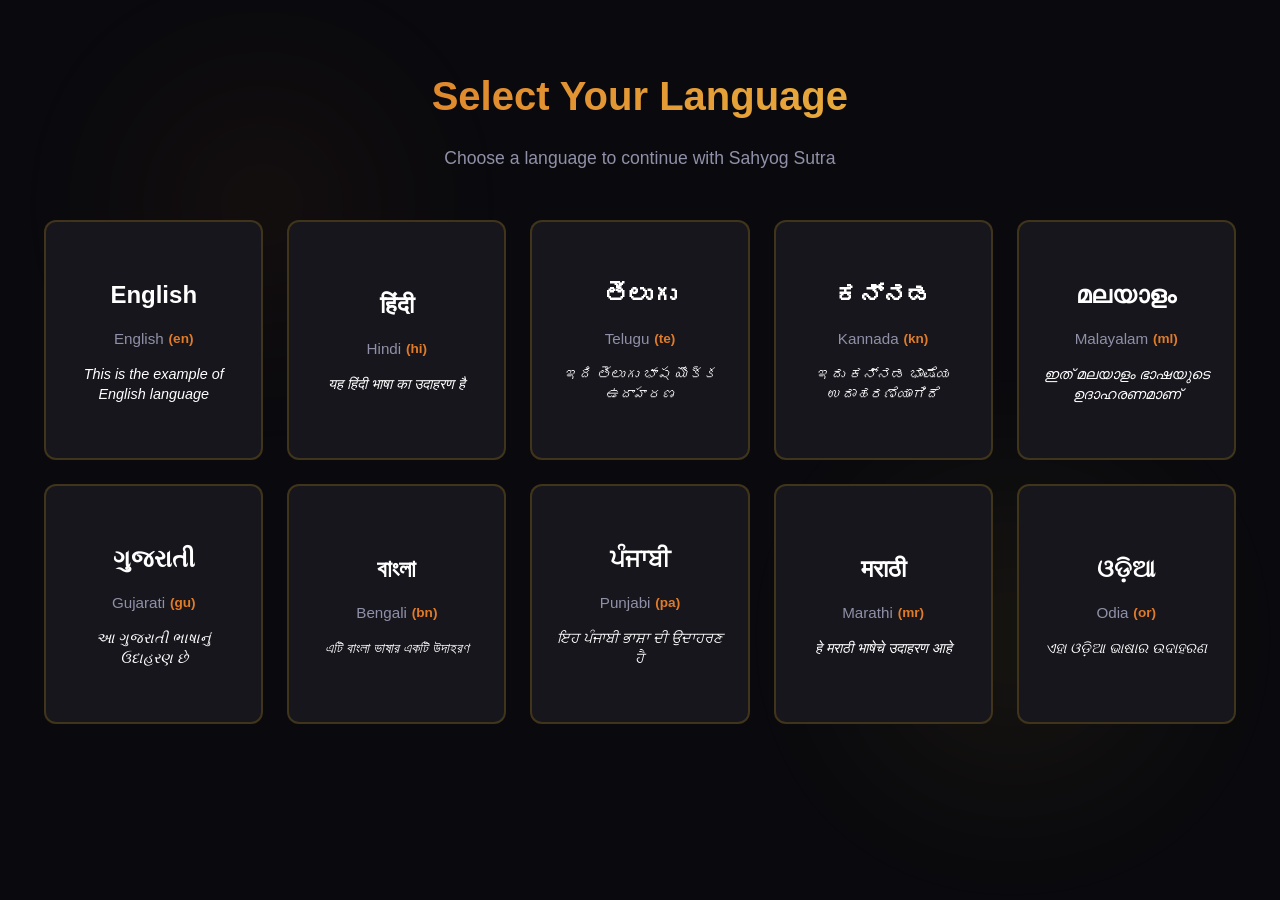
<file: templates/selectlanguage.html>
<!DOCTYPE html>
<html lang="en">
<head>
    <meta charset="UTF-8">
    <meta name="viewport" content="width=device-width, initial-scale=1.0">
    <title>Select Language - Sahyog Sutra</title>
    <link rel="stylesheet" href="/static/style.css">
    <script defer src="/static/motion.js"></script>
    <style>
        *, *::before, *::after { scrollbar-width: none !important; -ms-overflow-style: none !important; }
        *::-webkit-scrollbar, html::-webkit-scrollbar, body::-webkit-scrollbar { display: none !important; width: 0 !important; height: 0 !important; background: transparent !important; -webkit-appearance: none !important; }
        html, body { scrollbar-width: none !important; -ms-overflow-style: none !important; }
        .language-select-container { min-height: 100vh; display: flex; flex-direction: column; align-items: center; justify-content: flex-start; padding: 2rem; background: var(--bg-dark); }
        .language-select-wrapper { width: 100%; max-width: 98%; text-align: center; }
        .language-select-header { margin-bottom: 3rem; margin-top: 2rem; }
        .language-select-header h1 { font-size: 2.5rem; margin-bottom: 1rem; background: linear-gradient(90deg, #d76a1e, #f0c84b); -webkit-background-clip: text; -webkit-text-fill-color: transparent; background-clip: text; }
        .language-select-header p { font-size: 1.1rem; color: var(--text-muted); margin-bottom: 0; }
        .languages-grid { display: grid; grid-template-columns: repeat(5, 1fr); gap: 1.5rem; margin-bottom: 3rem; }
        .language-card { background: var(--bg-light); border: 2px solid var(--border-color); border-radius: var(--radius); padding: 2rem 1.5rem; cursor: pointer; transition: all 0.3s var(--ease); display: flex; flex-direction: column; align-items: center; justify-content: center; min-height: 240px; position: relative; }
        .language-card:hover { border-color: var(--primary-color); background: rgba(224, 123, 42, 0.08); transform: translateY(-4px); box-shadow: 0 12px 24px rgba(224, 123, 42, 0.15); }
        .language-card.selected { border-color: var(--primary-color); background: rgba(224, 123, 42, 0.12); box-shadow: 0 0 20px rgba(224, 123, 42, 0.3); transform: translateY(0); cursor: default; }
        .language-card.selected::after { content: ''; position: absolute; top: 12px; right: 15px; width: 26px; height: 26px; background-color: var(--primary-color); background-image: url("data:image/svg+xml,%3Csvg xmlns='http://www.w3.org/2000/svg' viewBox='0 0 24 24' fill='none' stroke='white' stroke-width='3' stroke-linecap='round' stroke-linejoin='round'%3E%3Cpolyline points='20 6 9 17 4 12'%3E%3C/polyline%3E%3C/svg%3E"); background-repeat: no-repeat; background-position: center; background-size: 15px 15px; border-radius: 50%; box-shadow: 0 2px 8px rgba(215, 106, 30, 0.4); }
        .language-native { font-size: 1.5rem; font-weight: 700; color: var(--text-color); margin-bottom: 0.8rem; }
        .language-code-english { display: flex; align-items: center; justify-content: center; gap: 0.3rem; margin-bottom: 0.8rem; flex-wrap: wrap; }
        .language-english { font-size: 0.95rem; color: var(--text-muted); }
        .language-code { font-size: 0.85rem; color: var(--primary-color); font-weight: 600; }
        .language-example { font-size: 0.9rem; color: var(--text-color); font-style: italic; line-height: 1.4; }

        .card-submit-btn { display: none; margin-top: 1.2rem; padding: 10px 0; width: 100%; background: var(--primary-color); color: white; border: none; border-radius: 8px; font-weight: 600; font-size: 0.95rem; cursor: pointer; transition: background 0.2s; }
        .card-submit-btn:hover { background: var(--primary-hover); }
        .language-card.selected .card-submit-btn { display: block; }

        @media (max-width: 768px) { .language-select-container { padding: 1rem; } .language-select-header { margin-bottom: 2rem; margin-top: 1rem; } .language-select-header h1 { font-size: 2rem; } .languages-grid { grid-template-columns: repeat(2, 1fr); gap: 1rem; } .language-card { padding: 1.5rem 1rem; min-height: 220px; } .language-native { font-size: 1.2rem; margin-bottom: 0.6rem; } .language-example { font-size: 0.85rem; } }
        @media (max-width: 480px) { .language-select-header h1 { font-size: 1.5rem; } .language-select-header p { font-size: 0.95rem; } .languages-grid { grid-template-columns: repeat(3, 1fr); gap: 0.8rem; } .language-card { padding: 1.2rem 0.8rem; min-height: 190px; } .language-native { font-size: 1rem; margin-bottom: 0.5rem; } .language-english { font-size: 0.85rem; } .language-example { font-size: 0.78rem; } .card-submit-btn { font-size: 0.85rem; padding: 8px 0; } }
    </style>
</head>
<body>
    <!-- Ambient Floating Spheres -->
    <div class="ambient-glow-bg" aria-hidden="true">
        <div class="ambient-sphere sphere-1"></div>
        <div class="ambient-sphere sphere-2"></div>
    </div>

    <div class="language-select-container">
        <div class="language-select-wrapper">
            <div class="language-select-header reveal">
                <h1>Select Your Language</h1>
                <p>Choose a language to continue with Sahyog Sutra</p>
            </div>

            <div class="languages-grid" id="languagesGrid">
                <div class="language-card" data-lang="en" data-name="English">
                    <div class="language-native">English</div>
                    <div class="language-code-english"><span class="language-english">English</span><span class="language-code">(en)</span></div>
                    <div class="language-example">This is the example of English language</div>
                    <button class="card-submit-btn">Select Language</button>
                </div>

                <div class="language-card" data-lang="hi" data-name="हिंदी">
                    <div class="language-native">हिंदी</div>
                    <div class="language-code-english"><span class="language-english">Hindi</span><span class="language-code">(hi)</span></div>
                    <div class="language-example">यह हिंदी भाषा का उदाहरण है</div>
                    <button class="card-submit-btn">Select Language</button>
                </div>

                <div class="language-card" data-lang="te" data-name="తెలుగు">
                    <div class="language-native">తెలుగు</div>
                    <div class="language-code-english"><span class="language-english">Telugu</span><span class="language-code">(te)</span></div>
                    <div class="language-example">ఇది తెలుగు భాష యొక్క ఉదాహరణ</div>
                    <button class="card-submit-btn">Select Language</button>
                </div>

                <div class="language-card" data-lang="kn" data-name="ಕನ್ನಡ">
                    <div class="language-native">ಕನ್ನಡ</div>
                    <div class="language-code-english"><span class="language-english">Kannada</span><span class="language-code">(kn)</span></div>
                    <div class="language-example">ಇದು ಕನ್ನಡ ಭಾಷೆಯ ಉದಾಹರಣೆಯಾಗಿದೆ</div>
                    <button class="card-submit-btn">Select Language</button>
                </div>

                <div class="language-card" data-lang="ml" data-name="മലയാളം">
                    <div class="language-native">മലയാളം</div>
                    <div class="language-code-english"><span class="language-english">Malayalam</span><span class="language-code">(ml)</span></div>
                    <div class="language-example">ഇത് മലയാളം ഭാഷയുടെ ഉദാഹരണമാണ്</div>
                    <button class="card-submit-btn">Select Language</button>
                </div>

                <div class="language-card" data-lang="gu" data-name="ગુજરાતી">
                    <div class="language-native">ગુજરાતી</div>
                    <div class="language-code-english"><span class="language-english">Gujarati</span><span class="language-code">(gu)</span></div>
                    <div class="language-example">આ ગુજરાતી ભાષાનું ઉદાહરણ છે</div>
                    <button class="card-submit-btn">Select Language</button>
                </div>

                <div class="language-card" data-lang="bn" data-name="বাংলা">
                    <div class="language-native">বাংলা</div>
                    <div class="language-code-english"><span class="language-english">Bengali</span><span class="language-code">(bn)</span></div>
                    <div class="language-example">এটি বাংলা ভাষার একটি উদাহরণ</div>
                    <button class="card-submit-btn">Select Language</button>
                </div>

                <div class="language-card" data-lang="pa" data-name="ਪੰਜਾਬੀ">
                    <div class="language-native">ਪੰਜਾਬੀ</div>
                    <div class="language-code-english"><span class="language-english">Punjabi</span><span class="language-code">(pa)</span></div>
                    <div class="language-example">ਇਹ ਪੰਜਾਬੀ ਭਾਸ਼ਾ ਦੀ ਉਦਾਹਰਣ ਹੈ</div>
                    <button class="card-submit-btn">Select Language</button>
                </div>

                <div class="language-card" data-lang="mr" data-name="मराठी">
                    <div class="language-native">मराठी</div>
                    <div class="language-code-english"><span class="language-english">Marathi</span><span class="language-code">(mr)</span></div>
                    <div class="language-example">हे मराठी भाषेचे उदाहरण आहे</div>
                    <button class="card-submit-btn">Select Language</button>
                </div>

                <div class="language-card" data-lang="or" data-name="ଓଡ଼ିଆ">
                    <div class="language-native">ଓଡ଼ିଆ</div>
                    <div class="language-code-english"><span class="language-english">Odia</span><span class="language-code">(or)</span></div>
                    <div class="language-example">ଏହା ଓଡ଼ିଆ ଭାଷାର ଉଦାହରଣ</div>
                    <button class="card-submit-btn">Select Language</button>
                </div>
            </div>
        </div>
    </div>

    <script>
        let selectedLanguage = null;

        const languageCards = document.querySelectorAll('.language-card');

        languageCards.forEach((card) => {
            card.addEventListener('click', function(e) {
                // Don't re-select if clicking the button inside the already-selected card
                if (e.target.classList.contains('card-submit-btn')) return;

                languageCards.forEach(c => c.classList.remove('selected'));
                this.classList.add('selected');
                selectedLanguage = this.dataset.lang;
            });

            // Handle the button click inside this card
            const btn = card.querySelector('.card-submit-btn');
            btn.addEventListener('click', async function(e) {
                e.stopPropagation();
                const lang = card.dataset.lang;
                if (!lang) return;

                const origText = btn.textContent;
                btn.textContent = 'Loading...';
                btn.disabled = true;
                btn.style.opacity = '0.75';
                btn.style.pointerEvents = 'none';

                try {
                    const response = await fetch(`/setlanguage/${lang}`, {
                        method: 'POST',
                        headers: { 'Content-Type': 'application/json' }
                    });

                    if (response.ok) {
                        try {
                            localStorage.setItem('language', lang);
                            localStorage.setItem('selectedLanguage', lang);
                        } catch (e) {}
                        window.location.href = '/';
                    } else {
                        btn.textContent = origText;
                        btn.disabled = false;
                        btn.style.opacity = '1';
                        btn.style.pointerEvents = '';
                        alert('Error selecting language. Please try again.');
                    }
                } catch (error) {
                    console.error('Error:', error);
                    btn.textContent = origText;
                    btn.disabled = false;
                    btn.style.opacity = '1';
                    btn.style.pointerEvents = '';
                    alert('An error occurred. Please try again.');
                }
            });
        });
    </script>
</body>
</html>
</file>
<file: static/style.css>
:root {
  --primary-color: #e07b2a;
  --primary-hover: #c4661a;
  --accent-gold: #d4a017;
  --accent-gold-light: #f5c842;
  --bg-dark: #0a0a0e;
  --bg-light: #16161c;
  --text-color: #ffffff;
  --text-muted: #9090a8;
  --border-color: rgba(212, 160, 23, 0.22);
  --success-color: #22c55e;
  --danger-color: #ef4444;
  --danger-hover: #dc2626;
  --radius: 12px;
  --max-width: 99%;
  --ease: cubic-bezier(.2, .9, .3, 1);
  --ai-gradient: linear-gradient(135deg, #e07b2a, #d4a017, #f5c842);
  /* Motion tokens */
  --motion-fast: 160ms;
  --motion-normal: 260ms;
  --motion-slow: 420ms;
  --motion-hero: 700ms;
  --ease-out-expo: cubic-bezier(0.16, 1, 0.3, 1);
  --ease-spring: cubic-bezier(0.34, 1.56, 0.64, 1);
  --ease-smooth: cubic-bezier(0.4, 0, 0.2, 1);
  --shadow-sm: 0 4px 12px rgba(0, 0, 0, 0.25);
  --shadow-md: 0 10px 28px rgba(0, 0, 0, 0.35);
  --shadow-lg: 0 20px 48px rgba(0, 0, 0, 0.45);
  --shadow-glow: 0 0 28px rgba(224, 123, 42, 0.32);
}
* {
  box-sizing: border-box;
  margin: 0;
  padding: 0;
  scrollbar-width: none !important;
  -ms-overflow-style: none !important;
}
*::-webkit-scrollbar,
html::-webkit-scrollbar,
body::-webkit-scrollbar {
  display: none !important;
  width: 0 !important;
  height: 0 !important;
  background: transparent !important;
  -webkit-appearance: none !important;
}
*::-webkit-scrollbar-thumb,
*::-webkit-scrollbar-track {
  display: none !important;
  background: transparent !important;
}

html {
  scroll-behavior: smooth;
  overflow-x: hidden;
  max-width: 100vw;
  scrollbar-width: none !important;
  -ms-overflow-style: none !important;
}
body {
  font-family: 'Inter', sans-serif;
  background: var(--bg-dark);
  color: var(--text-color);
  -webkit-font-smoothing: antialiased;
  -moz-osx-font-smoothing: grayscale;
  line-height: 1.6;
  overflow-x: hidden;
  max-width: 100vw;
  width: 100%;
  position: relative;
  scrollbar-width: none !important;
  -ms-overflow-style: none !important;
}
.navbar { position: fixed; top: 0; left: 0; right: 0; z-index: 1000; background: rgba(10, 10, 14, 0.92); backdrop-filter: blur(14px); -webkit-backdrop-filter: blur(14px); border-bottom: 1px solid var(--border-color); padding: 0 1rem; width: 100%; box-sizing: border-box; }
.nav-inner { display: flex; align-items: center; justify-content: space-between; max-width: var(--max-width); margin: 0 auto; min-height: 64px; gap: 0.5rem; }
.brand { display: flex; align-items: center; gap: 10px; font-weight: 700; font-size: 18px; color: var(--text-color); text-decoration: none; flex-shrink: 0; }
.logo { width: 38px; height: 38px; border-radius: 8px; background: linear-gradient(135deg, var(--primary-color), #60a5fa); display: flex; align-items: center; justify-content: center; font-weight: 800; color: #fff; box-shadow: 0 4px 12px rgba(59, 130, 246, 0.3); }
.brand-text { display: flex; flex-direction: column; justify-content: center; min-width: 0; }
.brand-text div:first-child { font-size: 15px; line-height: 1.25; background: linear-gradient(90deg, #f8ebb8, #d76a1e); -webkit-background-clip: text; -webkit-text-fill-color: transparent; background-clip: text; font-weight: 700; white-space: nowrap; }
.brand-text div:last-child { font-size: 11px; line-height: 1.2; color: var(--text-muted); font-weight: 500; white-space: nowrap; }
nav { display: flex; align-items: center; gap: .35rem; flex-wrap: wrap; }
.navlink { text-decoration: none; color: var(--text-muted); padding: 7px 10px; border-radius: 8px; transition: color .2s, background .2s; font-weight: 600; font-size: 0.9rem; white-space: nowrap; }
.navlink:hover { color: var(--text-color); background: rgba(255, 255, 255, 0.05); }
.navlink.active { color: var(--primary-color); background: rgba(215, 106, 30, 0.12); }
.cta { background: var(--primary-color); color: #fff; border: none; padding: 9px 14px; border-radius: 8px; font-weight: 700; cursor: pointer; transition: background .2s var(--ease), transform .2s var(--ease); margin-left: 0.5rem; font-size: 13.5px; white-space: nowrap; }
.cta:hover { background: var(--primary-hover); }
section { max-width: var(--max-width); margin: 0 auto; padding: 88px 1rem 40px; display: none; overflow-x: clip; box-sizing: border-box; width: 100%; }
section.active { display: block; }
h1, h2, h3, h4 { color: var(--text-color); margin-bottom: 1rem; word-break: break-word; overflow-wrap: break-word; }
p { color: var(--text-muted); margin-bottom: 1rem; word-break: break-word; overflow-wrap: break-word; }
.home-layout { display: flex; flex-direction: column; align-items: center; text-align: center; padding: 2rem 0; gap: 2rem; }
.home-hero { max-width: 800px; margin: 0 auto; }
.home-hero h1 { font-size: 3rem; line-height: 1.2; }
.home-hero h1 span.brand-highlight { background: linear-gradient(90deg, #d76a1e, #f0c84b); -webkit-background-clip: text; -webkit-text-fill-color: transparent; background-clip: text; }
.sutra-divider { display: flex; align-items: center; gap: 12px; margin: 1.5rem 0; opacity: 0.5; }
.sutra-divider::before, .sutra-divider::after { content: ''; flex: 1; height: 1px; background: linear-gradient(90deg, transparent, var(--accent-gold), transparent); }
.sutra-divider span { font-size: 0.7rem; letter-spacing: 3px; text-transform: uppercase; color: var(--accent-gold-light); white-space: nowrap; }
#ndhome { font-size: 1.2rem; font-style: italic; padding: 2rem; border-left: 3px solid var(--primary-color); background: var(--bg-light); border-radius: var(--radius); text-align: center; }
.account-container { display: flex; flex-direction: column; padding: 0; background: var(--bg-light); border-radius: var(--radius); width: 100%; max-width: 500px; margin: 0 auto; border: 1px solid var(--border-color); overflow: hidden; text-align: left; }
.profile-card-header { background: linear-gradient(135deg, rgba(215,106,30,0.18), rgba(240,200,75,0.06)); border-bottom: 1px solid var(--border-color); padding: 1.4rem 1.75rem; display: flex; align-items: center; gap: 1rem; text-align: left; }
.profile-avatar { width: 52px; height: 52px; border-radius: 50%; flex-shrink: 0; border: 2px solid var(--primary-color); object-fit: cover; }
.profile-card-header-text { display: flex; flex-direction: column; gap: 3px; min-width: 0; overflow: hidden; text-align: left; }
.profile-card-header-text h3 { font-size: 1.05rem; font-weight: 700; margin: 0; color: var(--text-color); }
.profile-card-header-text span { font-size: 0.8rem; color: var(--primary-color); font-weight: 600; }
.profile-card-body { padding: 1.25rem 1.75rem; display: flex; flex-direction: column; gap: 0.65rem; text-align: left; }
.profile-info-row { display: flex; align-items: flex-start; gap: 0.65rem; font-size: 0.875rem; min-width: 0; text-align: left; }
.profile-info-row .info-label { color: var(--text-muted); font-weight: 600; min-width: 60px; flex-shrink: 0; font-size: 0.8rem; text-transform: uppercase; letter-spacing: 0.04em; padding-top: 2px; text-align: left; }
.profile-info-row .info-value { color: var(--text-color); font-weight: 500; word-break: break-all; overflow-wrap: anywhere; min-width: 0; flex: 1; text-align: left; }
.profile-events-row { display: flex; align-items: center; justify-content: space-between; flex-wrap: wrap; gap: 0.6rem; background: rgba(215,106,30,0.07); border: 1px solid rgba(215,106,30,0.2); border-radius: 8px; padding: 0.75rem 1rem; margin-top: 0.1rem; }
.profile-events-row > span { font-size: 0.85rem; color: var(--text-muted); }
.profile-events-row > span strong { color: var(--text-color); }
.view-events-btn { padding: 7px 14px; font-size: 0.82rem; background: linear-gradient(135deg, var(--primary-color), #d97706); color: #ffffff !important; border: none; border-radius: 6px; cursor: pointer; font-weight: 700; transition: all 0.2s ease; white-space: nowrap; flex-shrink: 0; box-shadow: 0 2px 6px rgba(215, 106, 30, 0.3); }
.view-events-btn, .view-events-btn span { color: #ffffff !important; font-weight: 700; }
.view-events-btn:hover { background: linear-gradient(135deg, var(--primary-hover), #b45309); transform: translateY(-1px); box-shadow: 0 4px 10px rgba(215, 106, 30, 0.4); }
.profile-card-footer { padding: 1rem 1.75rem; border-top: 1px solid var(--border-color); display: flex; gap: 0.75rem; background: rgba(0,0,0,0.15); align-items: center; }
.profile-card-footer .submit-btn { flex: 1.3; padding: 11px 16px; font-size: 0.92rem; font-weight: 700; border-radius: 8px; margin: 0; display: inline-flex; align-items: center; justify-content: center; gap: 6px; }
.logout-btn { flex: 1; padding: 11px 16px; font-size: 0.92rem; font-weight: 700; border-radius: 8px; background: rgba(239, 68, 68, 0.12); color: #f87171; border: 1px solid rgba(239, 68, 68, 0.3); cursor: pointer; transition: all 0.2s ease; display: inline-flex; align-items: center; justify-content: center; gap: 6px; text-transform: uppercase; }
.logout-btn:hover { background: #ef4444; color: #ffffff; border-color: #ef4444; transform: translateY(-1px); box-shadow: 0 4px 14px rgba(239, 68, 68, 0.35); }
.logout-btn:hover svg, .logout-btn:hover .ss-icon { color: #ffffff !important; fill: #ffffff !important; }
.logout-btn svg, .logout-btn .ss-icon { width: 15px; height: 15px; display: block; flex-shrink: 0; color: inherit; fill: currentColor; }

.toggle-buttons { display: flex; gap: 1rem; background: var(--bg-dark); padding: 8px; border-radius: 8px; }
.account-container .toggle-buttons { margin: 1.5rem 1.5rem 0; }
.toggle-buttons button { padding: 10px 20px; cursor: pointer; border: none; border-radius: 6px; background: none; color: var(--text-muted); font-weight: 600; transition: .2s; }
.toggle-buttons button.active, .toggle-buttons button:hover { background: var(--primary-color); color: #fff; }

.auth-form { display: none; width: 100%; max-width: 100%; padding: 1.5rem; box-sizing: border-box; }
.auth-form.active { display: grid; grid-template-columns: 1fr; gap: 1.25rem; }
.form-group { position: relative; margin-bottom: 1rem; }
.auth-form .form-group { margin-bottom: 0; width: 100%; }

@media (min-width: 768px) {
    .auth-form.active { grid-template-columns: 1fr 1fr; }
    .auth-form .full-width, .auth-form .submit-btn, .auth-form .forget-link-container, .auth-form .back-btn-container, .auth-form h3 { grid-column: 1 / -1; }
    #forget-step-2[style*="display: block"] { display: grid !important; grid-template-columns: 1fr 1fr; gap: 1.25rem; grid-column: 1 / -1; }
    #forget-step-2 .full-width, #forget-step-2 .submit-btn { grid-column: 1 / -1; }
}

.form-group .toggle-password { position: absolute; right: 12px; top: 50%; transform: translateY(-50%); cursor: pointer; color: var(--text-muted); }
.otp-group { display: flex; gap: .5rem; align-items: center; }
.otp-group input { flex-grow: 1; }
.otp-btn { padding: 10px 15px; font-size: .9rem; flex-shrink: 0; background: var(--primary-color); color: #fff; border: none; border-radius: 8px; cursor: pointer; transition: background .2s, opacity .2s; }
.otp-btn:hover { background: var(--primary-hover); }
.otp-btn:disabled { background: var(--text-muted); opacity: .7; cursor: not-allowed; }
#contact input, #contact textarea { width: 100%; padding: 10px 12px; border: 1px solid #2d3748; border-radius: 6px; background: #1e293b; color: #f1f5f9; }
input::placeholder, textarea::placeholder, select::placeholder { color: #b0b8c9 !important; opacity: 1; }
#contactForm { max-width: 600px; margin: 0 auto; }
#contact input:focus, #contact textarea:focus { border-color: #3b82f6; outline: none; }
.campaign-header { display: flex; justify-content: space-between; align-items: center; flex-wrap: wrap; gap: 1rem; margin-bottom: 2rem; }
.campaign-grid { display: grid; grid-template-columns: repeat(auto-fit, minmax(min(100%, 320px), 1fr)); gap: 1.25rem; perspective: 1000px; width: 100%; box-sizing: border-box; }
.campaign-card { background: var(--bg-light); border-radius: var(--radius); padding: 1.25rem; border: 1px solid var(--border-color); transition: transform .2s, box-shadow .2s; position: relative; display: flex; flex-direction: column; min-width: 0; box-sizing: border-box; }
.campaign-card:hover { transform: translateY(-5px); box-shadow: 0 10px 20px rgba(0, 0, 0, 0.2); }
.campaign-card h4 { color: var(--text-color); font-size: 1.15rem; word-break: break-word; overflow-wrap: break-word; }
.campaign-card p { flex-grow: 1; font-size: .88rem; word-break: break-word; overflow-wrap: break-word; }
.read-more-btn { background: transparent; color: var(--primary-color); border: none; cursor: pointer; font-weight: 600; font-size: 0.88rem; padding: 0 4px; display: inline-block; margin-left: 5px; }
.read-more-btn:hover { text-decoration: underline; opacity: 0.8; }
.card-footer { margin-top: auto; padding-top: 0.85rem; border-top: 1px solid var(--border-color); display: flex; align-items: center; justify-content: space-between; flex-wrap: wrap; gap: 8px; }
.card-actions-left { display: flex; align-items: center; gap: 6px; flex-wrap: wrap; }
.like-group { display: flex; align-items: center; gap: 4px; }
.tool-group { display: flex; align-items: center; gap: 4px; }
.card-actions-right { display: flex; align-items: center; gap: 6px; flex-wrap: wrap; margin-left: auto; }
.campaign-tag { display: inline-flex; align-items: center; justify-content: center; gap: 4px; background: rgba(215, 106, 30, 0.12); color: var(--primary-color); padding: 5px 10px; border-radius: 14px; font-size: .78rem; font-weight: 700; text-transform: uppercase; cursor: pointer; border: 1px solid rgba(215, 106, 30, 0.25); white-space: nowrap; flex-shrink: 0; }
.campaign-tag:hover { background: rgba(215, 106, 30, 0.22); }
.campaign-id { color: var(--text-muted); font-size: .75rem; font-weight: bold; position: absolute; top: 1rem; right: 1rem; }
.delete-btn { background: rgba(239, 68, 68, 0.12); color: #f87171; border: 1px solid rgba(239, 68, 68, 0.28); padding: 5px 10px; min-width: 32px; height: 28px; border-radius: 14px; cursor: pointer; margin-top: 0; transition: all .2s ease; flex-shrink: 0; display: inline-flex; align-items: center; justify-content: center; box-sizing: border-box; }
.delete-btn:hover { background: #ef4444; color: #ffffff; border-color: #ef4444; transform: translateY(-1px); box-shadow: 0 4px 12px rgba(239, 68, 68, 0.35); }
.delete-btn svg, .delete-btn .ss-icon { width: 14px; height: 14px; display: block; flex-shrink: 0; color: inherit; stroke: currentColor !important; fill: none !important; stroke-width: 2px; transition: transform .2s ease; }
.delete-btn:hover svg, .delete-btn:hover .ss-icon { color: #ffffff !important; stroke: #ffffff !important; fill: none !important; transform: scale(1.1); }
main { width: 100%; max-width: 100vw; overflow-x: clip; box-sizing: border-box; position: relative; z-index: 1; }
.form-container { max-width: 100%; width: 100%; margin: 0 auto; background: var(--bg-light); padding: 1.25rem; border-radius: var(--radius); border: 1px solid var(--border-color); box-sizing: border-box; }
.form-container h1 { text-align: center; color: var(--text-color); }
.form-container p.intro { text-align: center; max-width: 600px; margin: 0 auto 2rem; }
.form-layout { display: grid; grid-template-columns: 2fr 1fr; gap: 2rem; width: 100%; box-sizing: border-box; }
.form input, .form select, .form textarea, .auth-form input { width: 100%; padding: 12px; border-radius: 8px; border: 1px solid var(--border-color); background: var(--bg-dark); color: var(--text-color); outline: none; transition: border-color .2s, box-shadow .2s; font-size: 1rem; }
.form input:focus, .form select:focus, .form textarea:focus, .auth-form input:focus { border-color: var(--primary-color); box-shadow: 0 0 0 3px rgba(215, 106, 30, 0.25); }
.form select option { background: var(--bg-dark); color: var(--text-color); }
.form-group label { display: block; margin-bottom: .5rem; font-weight: 600; font-size: .9rem; color: var(--text-muted); }
.form-buttons { display: flex; gap: 1rem; margin-top: 1.5rem; }
.submit-btn, .reset-btn { flex: 1; padding: 12px; font-size: 1rem; border: none; border-radius: 8px; cursor: pointer; font-weight: 700; transition: .2s; }
.submit-btn { background: var(--primary-color); color: #fff; }
.submit-btn:hover:not(:disabled) { background: var(--primary-hover); }
.submit-btn:disabled { background: var(--text-muted); opacity: .7; cursor: not-allowed; }
.reset-btn { background: var(--bg-light); border: 1px solid var(--border-color); color: var(--text-color); }
.reset-btn:hover { background: var(--bg-dark); }
.form-row label { margin-bottom: 0.3rem; }
.form-row-horizontal { display: flex; gap: 1rem; }
.form-row-horizontal .form-half { flex: 1 1 0; display: flex; flex-direction: column; }
.form-row input[type="date"], .form-row input[type="time"] { min-width: 120px; margin-bottom: 0.5rem; }
.form-sidebar { background: var(--bg-dark); padding: 1.5rem; border-radius: var(--radius); }
.campaign-category-wrapper { margin-bottom: 3rem; }
.view-all-btn { display: inline-block; margin-top: 1rem; margin-left: 0; }
#backToAllBtn { display: none; margin-bottom: 2rem; margin-left: 0; }
.campaign-card.hidden { display: none; }
.campaign-card.search-hidden { display: none; }
.controls-container { display: flex; gap: 1rem; margin-bottom: 1.5rem; flex-wrap: wrap; align-items: center; width: 100%; box-sizing: border-box; }
.search-wrapper, .sort-wrapper { display: flex; align-items: center; position: relative; max-width: 100%; box-sizing: border-box; }
.search-wrapper { flex: 1; min-width: 200px; }
.sort-wrapper { min-width: 180px; gap: 8px; }
.search-wrapper input { width: 100%; box-sizing: border-box; padding: 10px 16px 10px 42px; background-color: var(--bg-light); border: 1px solid var(--border-color); border-radius: 20px; color: var(--text-color); font-size: 0.95rem; transition: all 0.2s ease; }
.search-wrapper input:focus { outline: none; border-color: var(--primary-color); box-shadow: 0 0 0 3px rgba(215, 106, 30, 0.25); }
.search-wrapper::before { content: ''; position: absolute; left: 14px; width: 18px; height: 18px; background-image: url("data:image/svg+xml,%3Csvg xmlns='http://www.w3.org/2000/svg' width='18' height='18' viewBox='0 0 24 24' fill='none' stroke='%2394a3b8' stroke-width='2' stroke-linecap='round' stroke-linejoin='round'%3E%3Ccircle cx='11' cy='11' r='8'%3E%3C/circle%3E%3Cpath d='m21 21-4.35-4.35'%3E%3C/path%3E%3C/svg%3E"); background-size: contain; background-repeat: no-repeat; pointer-events: none; }
.sort-wrapper select { flex: 1; padding: 10px 38px 10px 16px; background-color: var(--bg-light); border: 1px solid var(--border-color); border-radius: 20px; color: var(--text-color); font-size: 0.95rem; transition: all 0.2s ease; -webkit-appearance: none; -moz-appearance: none; appearance: none; cursor: pointer; }
.sort-wrapper select:focus { outline: none; border-color: var(--primary-color); box-shadow: 0 0 0 3px rgba(215, 106, 30, 0.25); }
.sort-wrapper::before { content: ''; position: absolute; right: 60px; width: 16px; height: 16px; background-image: url("data:image/svg+xml,%3Csvg xmlns='http://www.w3.org/2000/svg' width='16' height='16' viewBox='0 0 24 24' fill='none' stroke='%2394a3b8' stroke-width='2.5' stroke-linecap='round' stroke-linejoin='round'%3E%3Cpolyline points='6 9 12 15 18 9'%3E%3C/polyline%3E%3C/svg%3E"); background-size: contain; background-repeat: no-repeat; pointer-events: none; z-index: 1; }
.sort-direction-btn { background: transparent; border: none; cursor: pointer; padding: 8px; display: flex; align-items: center; justify-content: center; transition: all 0.2s ease; height: 40px; width: 40px; min-width: 40px; border-radius: 6px; }
.sort-direction-btn:hover { background-color: rgba(255, 255, 255, 0.1); }
.sort-direction-btn svg { transition: transform 0.3s ease; display: block; width: 22px; height: 22px; }
.sort-direction-btn.descending svg { transform: rotate(180deg); }
.controls-container form { margin: 0; width: auto; flex: 1; }
.table-responsive { width: 100%; overflow-x: auto; background: var(--bg-light); border-radius: var(--radius); padding: 1rem; border: 1px solid var(--border-color); }
.pending-events-table { width: 100%; border-collapse: collapse; text-align: left; }
.pending-events-table th, .pending-events-table td { padding: 12px 15px; border-bottom: 1px solid var(--border-color); vertical-align: middle; }
.pending-events-table th { background-color: var(--bg-dark); font-weight: 700; text-transform: uppercase; font-size: .85rem; color: var(--text-muted); }
.pending-events-table tr:last-child td { border-bottom: none; }
.pending-events-table tr:hover { background-color: rgba(255, 255, 255, 0.03); }
.pending-events-table input, .pending-events-table textarea, .pending-events-table select { width: 100%; padding: 8px 10px; border-radius: 6px; border: 1px solid var(--border-color); background: var(--bg-dark); color: var(--text-color); font-size: 0.9rem; min-width: 130px; }
.actions-cell { display: flex; gap: 0.5rem; align-items: center; flex-direction: column; }
.action-btn { padding: 8px 12px; border: none; border-radius: 6px; cursor: pointer; font-weight: 600; font-size: 0.9rem; transition: background .2s; color: #fff; }
.approve-btn { background-color: var(--primary-color); }
.approve-btn:hover { background-color: var(--primary-hover); }
.decline-btn { background-color: var(--danger-color); }
.decline-btn:hover { background-color: var(--danger-hover); }
.language-dropdown { padding: 8px 0; }
.lang-option { padding: 12px 16px; cursor: pointer; color: var(--text-color); transition: background .2s; font-weight: 500; font-size: 0.95rem; }
.lang-option:hover { background: rgba(215, 106, 30, 0.12); color: var(--primary-color); }
.lang-option:first-child { border-radius: 8px 8px 0 0; }
.lang-option:last-child { border-radius: 0 0 8px 8px; }
.like-btn, .like-btn.ripple-host { background: transparent; border: none; cursor: pointer; padding: 4px; display: inline-flex; align-items: center; justify-content: center; transition: all 0.2s ease; border-radius: 6px; line-height: 1; flex-shrink: 0; overflow: visible !important; }
.like-btn svg { fill: none; stroke: #9ca3af; stroke-width: 2; transition: all 0.2s ease; width: 20px; height: 20px; min-width: 20px; min-height: 20px; display: block; flex-shrink: 0; overflow: visible !important; }
.like-btn:hover svg { stroke: #ef4444; transform: scale(1.18); }
.like-btn.liked svg { fill: #ef4444 !important; stroke: #ef4444 !important; }
.like-count { font-size: 0.9rem; font-weight: 600; color: var(--text-muted); min-width: 18px; text-align: center; line-height: 1; }
.like-count+.campaign-tag { margin-left: 12px; }
.share-btn { background: transparent; border: none; padding: 6px; display: flex; align-items: center; justify-content: center; transition: all 0.2s ease; border-radius: 6px; color: #9ca3af; cursor: pointer; text-decoration: none; }
.share-btn:hover { background-color: rgba(255, 255, 255, 0.1); transform: scale(1.15); color: #6b7280; }
.share-btn svg { display: block; width: 20px; height: 20px; }
.ai-gen-btn { background: var(--ai-gradient); color: white; border: none; padding: 8px 16px; border-radius: 20px; font-weight: 600; font-size: 0.85rem; cursor: pointer; display: inline-flex; align-items: center; gap: 6px; margin-bottom: 8px; transition: opacity 0.2s, transform 0.2s; box-shadow: 0 4px 12px rgba(99, 102, 241, 0.3); }
.ai-gen-btn:hover { opacity: 0.9; transform: translateY(-1px); }
.ai-gen-btn:disabled { opacity: 0.7; cursor: not-allowed; transform: none; }
.ai-options-container { display: none; grid-template-columns: repeat(4, 1fr); gap: 0.5rem; margin-bottom: 1.5rem; animation: fadeIn 0.3s ease; width: 100%; }
.ai-options-container.show { display: grid; }
.ai-option-card { border-radius: 8px; padding: 0.75rem; cursor: pointer; transition: all 0.2s ease; position: relative; overflow: hidden; border: 1px solid transparent; color: white; min-width: 0; word-wrap: break-word; overflow-wrap: break-word; font-size: 0.75rem; }
.ai-option-card:hover { transform: translateY(-3px); box-shadow: 0 4px 12px rgba(0, 0, 0, 0.3); }
.ai-card-desc1 { background: linear-gradient(135deg, #1e3a8a, #2563eb); border-color: #3b82f6; }
.ai-card-desc2 { background: linear-gradient(135deg, #064e3b, #059669); border-color: #10b981; }
.ai-card-desc3 { background: linear-gradient(135deg, #4c1d95, #7c3aed); border-color: #8b5cf6; }
.ai-card-desc4 { background: linear-gradient(135deg, #9a3412, #ea580c); border-color: #f97316; }
.ai-option-card h5 { font-size: 0.75rem; text-transform: uppercase; letter-spacing: 0.05em; margin-bottom: 0.5rem; color: rgba(255, 255, 255, 0.9); display: flex; justify-content: space-between; align-items: center; flex-wrap: wrap; }
.ai-option-card p { font-size: 0.8rem; color: rgba(255, 255, 255, 0.95); margin-bottom: 0; line-height: 1.4; display: -webkit-box; -webkit-line-clamp: 10; -webkit-box-orient: vertical; overflow: hidden; }
.ai-tag { font-size: 0.6rem; padding: 2px 4px; border-radius: 4px; background: rgba(0, 0, 0, 0.2); }
.chat-drawer { position: fixed; top: 0; right: -450px; width: 400px; height: 100%; height: 100dvh; background: var(--bg-light); box-shadow: -5px 0 35px rgba(0, 0, 0, 0.6); z-index: 2000; transition: right 0.4s cubic-bezier(0.16, 1, 0.3, 1); display: flex; flex-direction: column; border-left: 1px solid var(--border-color); }
.chat-drawer.open { right: 0; }
.chat-header { padding: 15px 20px; background: var(--bg-dark); border-bottom: 1px solid var(--border-color); display: flex; justify-content: space-between; align-items: center; }
.chat-header h3 { margin: 0; font-size: 1.1rem; color: var(--text-color); }
.close-chat { background: none; border: none; color: var(--text-muted); font-size: 1.8rem; line-height: 1; cursor: pointer; padding: 0 5px; transition: color 0.2s; }
.close-chat:hover { color: var(--text-color); }
.chat-iframe { flex: 1; width: 100%; border: none; background: var(--bg-dark); }
@media (max-width: 480px) { .chat-drawer { width: 100%; right: -100%; } }
@keyframes fadeIn { from { opacity: 0; transform: translateY(10px); } to { opacity: 1; transform: translateY(0); } }

@media (min-width: 1200px) {
  .home-layout { display: grid; grid-template-columns: 1fr 1fr; align-items: start; text-align: left; gap: 2.5rem; width: 100%; max-width: 1350px; margin: 0 auto; }
  .home-hero { text-align: center; grid-column: 1; grid-row: 1 / 3; width: 100%; }
  #how-it-works-section { margin: 0; grid-column: 2; grid-row: 1; width: 100%; }
  #how-it-works-section h2 { text-align: center; }
  .hiw-grid { grid-template-columns: 1fr; }
  #login-signup-section { grid-column: 2; grid-row: 2; margin-top: 1rem; width: 100%; }
  .account-section-wrapper { display: flex; justify-content: center; width: 100%; }
  .account-container { width: 100%; max-width: 100%; }
}

@media (max-width: 1199px) {
  .home-layout { display: flex; flex-direction: column; align-items: center; text-align: center; gap: 2.5rem; width: 100%; max-width: 100%; padding: 1rem 0; box-sizing: border-box; }
  .home-hero { width: 100%; max-width: 680px; margin: 0 auto; text-align: center; }
  #how-it-works-section { width: 100%; max-width: 900px; margin: 0 auto; }
  .hiw-grid { grid-template-columns: repeat(auto-fit, minmax(min(100%, 260px), 1fr)); }
  #login-signup-section { width: 100%; max-width: 480px; margin: 0 auto; }
  .account-container { width: 100%; max-width: 480px; }
}

@media (max-width: 1080px) {
  .brand-text div:last-child { display: block; font-size: 10.5px; }
  .navlink { padding: 6px 8px; font-size: 0.85rem; }
  .cta { padding: 8px 12px; font-size: 0.82rem; margin-left: 0.25rem; }
  .form-layout { grid-template-columns: 1fr; }
  nav { gap: 2px; }
}

@media (max-width: 860px) {
  .navbar { position: relative; }
  section { padding-top: 1.5rem; }
  .nav-inner { flex-wrap: wrap; height: auto; padding-top: 8px; padding-bottom: 8px; gap: 8px; }
  nav { display: flex; width: 100%; flex-wrap: wrap; justify-content: center; gap: 4px; margin-top: 4px; }
  .brand { margin: 0 auto; }
  .cta { margin-left: 0; width: auto; text-align: center; }
  .home-layout, .form-layout { grid-template-columns: 1fr; }
  .home-hero h1 { font-size: clamp(1.8rem, 5vw, 2.4rem); }
  .ai-options-container { grid-template-columns: 1fr 1fr; }
  .sort-wrapper::before { right: 14px; }
  .search-wrapper, .sort-wrapper { min-width: 0; }
}

#calendar { background: var(--bg-light); padding: 20px; border-radius: 12px; border: 1px solid var(--border-color); max-width: 1000px; margin: 20px auto; color: var(--text-color); }
.fc-theme-standard td, .fc-theme-standard th { border-color: var(--border-color); }
.fc .fc-toolbar-title { font-size: 1.5em; font-weight: 700; color: var(--text-color); }
.fc .fc-button-primary { background-color: var(--primary-color); border-color: var(--primary-color); }
.fc .fc-button-primary:hover { background-color: var(--primary-hover); border-color: var(--primary-hover); }
.fc-daygrid-day-number { color: var(--text-muted); text-decoration: none; }
.fc-col-header-cell-cushion { color: var(--text-color); text-decoration: none; }
.dashboard-grid { display: grid; grid-template-columns: repeat(auto-fit, minmax(250px, 1fr)); gap: 1.5rem; margin-top: 2rem; }
.dash-card { background: var(--bg-light); padding: 1.5rem; border-radius: var(--radius); border: 1px solid var(--border-color); }
.leaderboard-list { list-style: none; padding: 0; margin-top: 1rem; }
.leaderboard-item { display: flex; align-items: center; gap: 10px; padding: 8px 0; border-bottom: 1px solid var(--border-color); }
.leaderboard-rank { font-weight: bold; color: var(--primary-color); width: 25px; }
.leaderboard-avatar { width: 30px; height: 30px; border-radius: 50%; }
.forget-link-container { text-align: right; margin-bottom: 10px; }
.forget-link { font-size: 0.8rem; text-decoration: none !important; color: var(--text-muted); background: none; border: none; padding: 0; cursor: pointer; }
.forget-link:hover { color: var(--primary-color); text-decoration: underline !important; }
.back-btn-container { margin-top: 10px; width: 100%; text-align: center; }
.hiw-container { width: 100%; box-sizing: border-box; }
.hiw-grid { display: grid; grid-template-columns: repeat(auto-fit, minmax(min(100%, 250px), 1fr)); gap: 1.5rem; margin-top: 1.5rem; width: 100%; box-sizing: border-box; }
.hiw-card { background: var(--bg-light); border: 1px solid var(--border-color); padding: 1.5rem 1.25rem; border-radius: var(--radius); text-align: center; transition: transform 0.2s, box-shadow 0.2s; box-sizing: border-box; }
.hiw-card:hover { transform: translateY(-5px); box-shadow: 0 10px 20px rgba(0, 0, 0, 0.2); }
.hiw-icon { font-size: 1.5rem; margin-bottom: 0.75rem; display: flex; align-items: center; justify-content: center; height: 48px; }
.hiw-icon svg, .hiw-icon .ss-icon { width: 36px !important; height: 36px !important; max-width: 36px !important; max-height: 36px !important; }
.cta.secondary:hover { background: rgba(255, 255, 255, 0.05) !important; color: var(--text-color) !important; }

/* Modern Alert Toast Styles (One rule per line) */
#alertBar.alert-bar { position: fixed; top: 24px; left: 50%; transform: translate(-50%, -150%); z-index: 99999; width: 90%; max-width: 420px; background: #1e1e24; color: #fff; border-radius: 12px; padding: 16px; box-shadow: 0 10px 30px rgba(0, 0, 0, 0.5), 0 0 0 1px rgba(255, 255, 255, 0.1); opacity: 0; transition: transform 0.4s cubic-bezier(0.34, 1.56, 0.64, 1), opacity 0.4s ease; pointer-events: none; border-left: 5px solid #3b82f6; }
#alertBar.alert-bar.show { transform: translate(-50%, 0); opacity: 1; pointer-events: all; }
#alertBar.alert-bar.success { border-left-color: #22c55e; background: linear-gradient(90deg, rgba(34,197,94,0.15) 0%, #1e1e24 25%); }
#alertBar.alert-bar.error { border-left-color: #ef4444; background: linear-gradient(90deg, rgba(239,68,68,0.15) 0%, #1e1e24 25%); }
#alertBar.alert-bar.info { border-left-color: #3b82f6; background: linear-gradient(90deg, rgba(59,130,246,0.15) 0%, #1e1e24 25%); }
#alertBar.alert-bar.warning { border-left-color: #f59e0b; background: linear-gradient(90deg, rgba(245,158,11,0.15) 0%, #1e1e24 25%); }
.alert-content { display: flex; flex-direction: column; width: 100%; gap: 10px; }
.alert-text-wrapper { display: flex; align-items: center; justify-content: space-between; gap: 12px; width: 100%; }
.alert-text { font-size: 0.95rem; line-height: 1.5; font-weight: 500; flex: 1; text-align: left; }
.alert-close { background: transparent; border: none; color: #9ca3af; cursor: pointer; padding: 4px 8px; border-radius: 6px; transition: background 0.2s, color 0.2s; font-size: 1.1rem; flex-shrink: 0; display: flex; align-items: center; justify-content: center; }
.alert-close:hover { background: rgba(255, 255, 255, 0.1); color: #fff; }
.alert-buttons { display: flex; gap: 10px; margin-top: 4px; }
.alert-action-btn { background: rgba(255, 255, 255, 0.05); border: 1px solid rgba(255, 255, 255, 0.15); color: #fff; padding: 8px 16px; border-radius: 8px; cursor: pointer; font-size: 0.85rem; transition: background 0.2s, border-color 0.2s; font-weight: 600; }
.alert-action-btn:hover { background: rgba(255, 255, 255, 0.15); border-color: rgba(255, 255, 255, 0.3); }

/* ==========================================================================
   SAHYOG SUTRA PREMIUM MOTION & 3D DESIGN SYSTEM
   ========================================================================== */

/* 1. Tactile Press & Ripple (Mobile & Desktop) */
button, .cta, .submit-btn, .reset-btn, .action-btn, .filter-btn, .lang-option, .share-btn, .like-btn, .view-events-btn, .pressable, .campaign-tag {
  touch-action: manipulation;
  -webkit-tap-highlight-color: transparent;
  transition: transform var(--motion-fast) var(--ease-out-expo), background var(--motion-normal), box-shadow var(--motion-normal), border-color var(--motion-normal);
}
button:active:not(:disabled), .cta:active, .submit-btn:active:not(:disabled), .action-btn:active, .filter-btn:active, .pressable:active {
  transform: scale(0.965) translateY(1px) !important;
}
.ripple-host {
  position: relative;
  overflow: hidden;
}
.ripple-wave {
  position: absolute;
  border-radius: 50%;
  background: radial-gradient(circle, rgba(255, 255, 255, 0.45) 0%, rgba(255, 255, 255, 0) 75%);
  transform: scale(0);
  animation: rippleAnim 0.45s cubic-bezier(0.1, 0.8, 0.3, 1) forwards;
  pointer-events: none;
}
@keyframes rippleAnim {
  to { transform: scale(3.5); opacity: 0; }
}

/* 2. Scroll Reveals & Stagger */
.reveal {
  opacity: 0;
  transform: translateY(22px) scale(0.98);
  transition: opacity var(--motion-slow) var(--ease-out-expo), transform var(--motion-slow) var(--ease-out-expo);
  will-change: transform, opacity;
}
.reveal.is-revealed {
  opacity: 1;
  transform: translateY(0) scale(1);
}
.stagger-1 { transition-delay: 50ms; }
.stagger-2 { transition-delay: 100ms; }
.stagger-3 { transition-delay: 150ms; }
.stagger-4 { transition-delay: 200ms; }

/* 3. 3D Card Depth & Perspective */
.perspective-container {
  perspective: 1200px;
}
.campaign-card {
  transform-style: preserve-3d;
  transition: transform var(--motion-normal) var(--ease-out-expo), box-shadow var(--motion-normal) var(--ease-out-expo), border-color var(--motion-normal);
  will-change: transform, box-shadow;
  border: 1px solid var(--border-color);
  background: linear-gradient(180deg, rgba(22, 22, 28, 0.95) 0%, rgba(14, 14, 20, 0.98) 100%);
  border-radius: var(--radius);
}
@media (hover: hover) and (pointer: fine) {
  .campaign-card:hover {
    border-color: rgba(224, 123, 42, 0.45);
    box-shadow: 0 18px 40px -10px rgba(0, 0, 0, 0.65), 0 0 24px rgba(224, 123, 42, 0.14);
  }
  .campaign-card:hover .campaign-tag {
    transform: translateZ(12px);
  }
  .campaign-card:hover .card-title-text {
    transform: translateZ(8px);
    color: #fff;
  }
}
@media (hover: none) or (pointer: coarse) {
  .campaign-card:active {
    transform: scale(0.98) translateY(2px);
    box-shadow: 0 4px 14px rgba(0, 0, 0, 0.45);
  }
}

/* 4. Ambient Drifting Background (Pure CSS, GPU-composited, Full Screen) */
.ambient-glow-bg {
  position: fixed;
  top: 0;
  left: 0;
  width: 100%;
  height: 100%;
  pointer-events: none;
  z-index: 0;
  overflow: hidden;
  contain: strict;
}
.ambient-sphere {
  position: absolute;
  border-radius: 50%;
  filter: blur(90px);
  opacity: 0.12;
  will-change: transform;
  pointer-events: none;
}
.sphere-1 {
  top: 5%;
  left: 8%;
  width: 320px;
  height: 320px;
  background: radial-gradient(circle, #e07b2a 0%, transparent 70%);
  animation: driftSphere1 22s ease-in-out infinite alternate;
}
.sphere-2 {
  bottom: 8%;
  right: 6%;
  width: 380px;
  height: 380px;
  background: radial-gradient(circle, #f5c842 0%, transparent 70%);
  animation: driftSphere2 26s ease-in-out infinite alternate;
}
@keyframes driftSphere1 {
  0% { transform: translate(0, 0) scale(1); }
  50% { transform: translate(45px, 35px) scale(1.1); }
  100% { transform: translate(-25px, 55px) scale(0.95); }
}
@keyframes driftSphere2 {
  0% { transform: translate(0, 0) scale(1); }
  50% { transform: translate(-55px, -45px) scale(1.08); }
  100% { transform: translate(35px, -25px) scale(0.92); }
}

/* Full-Screen Moving Perspective Ground Grid */
.ambient-grid-perspective {
  position: absolute;
  bottom: -25%;
  left: 50%;
  width: 200vw;
  height: 80vh;
  margin-left: -100vw;
  background-image: 
    linear-gradient(to right, rgba(215, 106, 30, 0.08) 1px, transparent 1px),
    linear-gradient(to bottom, rgba(215, 106, 30, 0.08) 1px, transparent 1px);
  background-size: 44px 44px;
  transform: perspective(500px) rotateX(72deg) translateZ(-30px);
  transform-origin: center bottom;
  pointer-events: none;
  mask-image: radial-gradient(ellipse 70% 55% at 50% 100%, rgba(0, 0, 0, 0.85) 0%, transparent 75%);
  -webkit-mask-image: radial-gradient(ellipse 70% 55% at 50% 100%, rgba(0, 0, 0, 0.85) 0%, transparent 75%);
  animation: gridShiftFull 26s linear infinite;
  opacity: 0.65;
  z-index: 1;
}
@keyframes gridShiftFull {
  0%   { background-position: 0 0; }
  100% { background-position: 44px 44px; }
}

/* Full-Screen Ambient Sweeping Light Beam */
.ambient-light-beam {
  position: absolute;
  top: -25%;
  left: -20%;
  width: 140vw;
  height: 150vh;
  background: 
    radial-gradient(ellipse 65% 50% at 50% 35%, rgba(245, 200, 66, 0.09) 0%, rgba(215, 106, 30, 0.04) 40%, transparent 70%),
    radial-gradient(circle at 80% 75%, rgba(215, 106, 30, 0.05) 0%, transparent 50%);
  pointer-events: none;
  transform: rotate(-12deg);
  animation: beamSweepFull 22s ease-in-out infinite alternate;
  z-index: 2;
}
@keyframes beamSweepFull {
  0%   { transform: rotate(-14deg) scale(0.96) translateY(-20px); opacity: 0.6; }
  50%  { opacity: 0.95; }
  100% { transform: rotate(14deg) scale(1.04) translateY(20px); opacity: 0.7; }
}

/* Full-Screen Floating Ambient Particles Field */
.ambient-particles-field {
  position: absolute;
  inset: 0;
  width: 100%;
  height: 100%;
  pointer-events: none;
  overflow: hidden;
  z-index: 3;
}

.ambient-particle {
  position: absolute;
  border-radius: 50%;
  background: radial-gradient(circle, #ffffff 0%, #f5c842 50%, #e07b2a 100%);
  filter: blur(0.4px);
  box-shadow: 0 0 6px rgba(245, 200, 66, 0.75), 0 0 12px rgba(224, 123, 42, 0.45);
  pointer-events: none;
  will-change: transform, opacity;
}

.ambient-particle.float-a {
  animation: particleFloatA 11s ease-in-out infinite alternate;
}
.ambient-particle.float-b {
  animation: particleFloatB 13s ease-in-out infinite alternate;
}
.ambient-particle.float-c {
  animation: particleFloatC 9s ease-in-out infinite alternate;
}

@keyframes particleFloatA {
  0% {
    transform: translate3d(0, 0, 0) scale(0.85);
    opacity: 0.2;
  }
  50% {
    transform: translate3d(18px, -45px, 0) scale(1.25);
    opacity: 0.9;
  }
  100% {
    transform: translate3d(-14px, -90px, 0) scale(0.7);
    opacity: 0.15;
  }
}

@keyframes particleFloatB {
  0% {
    transform: translate3d(0, 0, 0) scale(0.9);
    opacity: 0.15;
  }
  50% {
    transform: translate3d(-22px, -50px, 0) scale(1.3);
    opacity: 0.85;
  }
  100% {
    transform: translate3d(16px, -100px, 0) scale(0.75);
    opacity: 0.2;
  }
}

@keyframes particleFloatC {
  0% {
    transform: translate3d(0, 0, 0) scale(1);
    opacity: 0.25;
  }
  50% {
    transform: translate3d(24px, -30px, 0) scale(1.35);
    opacity: 0.95;
  }
  100% {
    transform: translate3d(-18px, -65px, 0) scale(0.8);
    opacity: 0.2;
  }
}

/* 5. 3D Hero Focal Card */
.hero-3d-wrapper {
  perspective: 1000px;
  margin: 1.5rem auto;
  max-width: 480px;
  width: 100%;
}
.hero-3d-card {
  position: relative;
  border-radius: 16px;
  padding: 1.75rem 2rem;
  background: linear-gradient(135deg, rgba(255, 255, 255, 0.07) 0%, rgba(215, 106, 30, 0.12) 50%, rgba(245, 200, 66, 0.05) 100%);
  border: 1px solid rgba(245, 200, 66, 0.35);
  backdrop-filter: blur(14px);
  -webkit-backdrop-filter: blur(14px);
  box-shadow: 0 16px 40px rgba(0, 0, 0, 0.5), 0 0 35px rgba(215, 106, 30, 0.18);
  transform-style: preserve-3d;
  transition: transform var(--motion-normal) var(--ease-out-expo), box-shadow var(--motion-normal);
  will-change: transform;
}
.hero-3d-floating {
  animation: heroFloat 6s ease-in-out infinite alternate;
}
@keyframes heroFloat {
  0% { transform: translateY(0) rotateX(0deg) rotateY(0deg); }
  100% { transform: translateY(-8px) rotateX(3deg) rotateY(-3deg); }
}

/* 6. Satisfying Like Button Bounce & Particles */
.like-btn svg {
  transition: transform var(--motion-fast) var(--ease-spring), stroke var(--motion-fast);
  transform-origin: center;
}
.like-btn.animating svg {
  animation: heartPulse 0.4s var(--ease-spring) forwards;
}
@keyframes heartPulse {
  0% { transform: scale(1); }
  35% { transform: scale(0.72); }
  65% { transform: scale(1.32); }
  100% { transform: scale(1); }
}
.like-particle {
  position: absolute;
  width: 5px;
  height: 5px;
  border-radius: 50%;
  background: #ef4444;
  pointer-events: none;
  animation: particleBurst 0.45s cubic-bezier(0.12, 0.8, 0.3, 1) forwards;
}
@keyframes particleBurst {
  0% { opacity: 1; transform: translate(0, 0) scale(1); }
  100% { opacity: 0; transform: translate(var(--tx), var(--ty)) scale(0); }
}

/* 7. Input Localized Shake & Ring */
@keyframes fieldShake {
  0%, 100% { transform: translateX(0); }
  20%, 60% { transform: translateX(-6px); }
  40%, 80% { transform: translateX(6px); }
}
.input-error-shake {
  animation: fieldShake 0.35s var(--ease-out-expo);
  border-color: var(--danger-color) !important;
}

/* 8. AI Button Shimmer & Text Reveal */
@keyframes aiSparkle {
  0%, 100% { transform: scale(1) rotate(0deg); filter: brightness(1); }
  50% { transform: scale(1.06) rotate(3deg); filter: brightness(1.2); }
}
.ai-gen-btn.generating, .ai-btn-fancy.generating {
  animation: aiSparkle 1.4s infinite ease-in-out;
  cursor: wait;
}

/* 9. Leaderboard Top 3 Polish */
.leaderboard-item:nth-child(1) .leaderboard-rank {
  color: #f59e0b;
  text-shadow: 0 0 10px rgba(245, 158, 11, 0.5);
}
.leaderboard-item:nth-child(2) .leaderboard-rank {
  color: #94a3b8;
  text-shadow: 0 0 10px rgba(148, 163, 184, 0.4);
}
.leaderboard-item:nth-child(3) .leaderboard-rank {
  color: #d97706;
  text-shadow: 0 0 10px rgba(217, 119, 6, 0.4);
}

/* 10. Desktop Navbar Sliding Active Indicator */
.nav-indicator-bar {
  position: relative;
}
.navlink {
  position: relative;
  transition: color var(--motion-fast), background var(--motion-fast);
}

/* 11. Modal Scale & Fade */
.modal-anim-overlay {
  animation: modalFadeIn 0.24s var(--ease-out-expo) forwards;
}
.modal-anim-box {
  animation: modalPopIn 0.28s var(--ease-out-expo) forwards;
}
@keyframes modalFadeIn {
  from { opacity: 0; }
  to { opacity: 1; }
}
@keyframes modalPopIn {
  from { opacity: 0; transform: scale(0.95) translateY(12px); }
  to { opacity: 1; transform: scale(1) translateY(0); }
}

/* 12. Accessibility - Reduced Motion */
@media (prefers-reduced-motion: reduce) {
  *, *::before, *::after {
    animation-duration: 0.001s !important;
    animation-iteration-count: 1 !important;
    transition-duration: 0.001s !important;
    scroll-behavior: auto !important;
  }
  .reveal { opacity: 1 !important; transform: none !important; }
  .hero-3d-floating, .ambient-sphere { animation: none !important; }
  .campaign-card { transform: none !important; }
}

/* ==========================================================================
   13. ACCESSIBLE SVG ICON SYSTEM
   ========================================================================== */
svg.ss-icon,
.ss-icon {
  display: inline-block !important;
  width: 1.15em !important;
  height: 1.15em !important;
  max-width: 1.15em !important;
  max-height: 1.15em !important;
  stroke-width: 0;
  stroke: currentColor;
  fill: currentColor;
  vertical-align: -0.15em !important;
  pointer-events: none;
  flex-shrink: 0 !important;
  transition: transform var(--motion-fast), stroke var(--motion-fast), fill var(--motion-fast);
  box-sizing: content-box !important;
}
svg.ss-icon-inline,
.ss-icon-inline { margin-right: 0.38em; }

svg.ss-icon-sm,
.ss-icon-sm { width: 0.9em !important; height: 0.9em !important; max-width: 0.9em !important; max-height: 0.9em !important; }

svg.ss-icon-md,
.ss-icon-md { width: 1.25em !important; height: 1.25em !important; max-width: 1.25em !important; max-height: 1.25em !important; }

svg.ss-icon-lg,
.ss-icon-lg { width: 1.5em !important; height: 1.5em !important; max-width: 1.5em !important; max-height: 1.5em !important; }

svg.ss-icon-xl,
.ss-icon-xl { width: 2em !important; height: 2em !important; max-width: 2em !important; max-height: 2em !important; }

.ss-icon-gold { color: #f59e0b; }
.ss-icon-silver { color: #94a3b8; }
.ss-icon-bronze { color: #d97706; }

/* Micro-interaction Button Icons */
.btn-has-icon {
  display: inline-flex;
  align-items: center;
  justify-content: center;
  gap: 0.45rem;
}
.btn-has-icon:hover .ss-icon-launch,
.btn-has-icon:active .ss-icon-launch {
  transform: translate(3px, -2px) scale(1.05);
}
.btn-has-icon:hover .ss-icon-spin,
.btn-has-icon:active .ss-icon-spin {
  transform: rotate(45deg);
}
.btn-has-icon:hover .ss-icon-arrow,
.btn-has-icon:active .ss-icon-arrow {
  transform: translateX(3px);
}

/* ==========================================================================
   14. CONTINUOUS VISIBLE 3D HERO COMPOSITION & AMBIENT DEPTH
   ========================================================================== */
.hero-stage-container {
  position: relative;
  width: 100%;
  max-width: 480px;
  margin: 1.5rem auto 1.25rem auto;
  perspective: 1000px;
  overflow: visible; /* Let 3D orbiting satellites rotate freely */
  border-radius: 20px;
  padding: 2.2rem 1rem 1.8rem 1rem;
  box-sizing: border-box;
}

/* Moving Perspective Ground Grid */
.hero-grid-perspective {
  position: absolute;
  top: 50%;
  left: 50%;
  width: 180%;
  height: 180%;
  margin-left: -90%;
  margin-top: -45%;
  background-image: 
    linear-gradient(to right, rgba(215, 106, 30, 0.08) 1px, transparent 1px),
    linear-gradient(to bottom, rgba(215, 106, 30, 0.08) 1px, transparent 1px);
  background-size: 36px 36px;
  transform: perspective(500px) rotateX(72deg) translateZ(-60px);
  transform-origin: center center;
  pointer-events: none;
  z-index: 1;
  mask-image: radial-gradient(ellipse at center, rgba(0,0,0,0.85) 0%, transparent 65%);
  -webkit-mask-image: radial-gradient(ellipse at center, rgba(0,0,0,0.85) 0%, transparent 65%);
  animation: gridShift 24s linear infinite;
}
@keyframes gridShift {
  0% { background-position: 0 0; }
  100% { background-position: 36px 36px; }
}

/* Sweeping Translucent Ambient Light Beam */
.hero-light-beam {
  position: absolute;
  top: -20%;
  left: -10%;
  width: 120%;
  height: 140%;
  background: radial-gradient(ellipse 55% 35% at 50% 50%, rgba(245, 200, 66, 0.12) 0%, rgba(215, 106, 30, 0.05) 45%, transparent 75%);
  pointer-events: none;
  z-index: 2;
  transform: rotate(-15deg);
  animation: beamSweep 16s ease-in-out infinite alternate;
}
@keyframes beamSweep {
  0% { transform: rotate(-18deg) scale(0.92) translateY(-10px); opacity: 0.6; }
  50% { opacity: 0.95; }
  100% { transform: rotate(18deg) scale(1.08) translateY(12px); opacity: 0.75; }
}

/* Floating Ambient Micro-Particle Specks */
.hero-particles-field {
  position: absolute;
  inset: 0;
  pointer-events: none;
  z-index: 3;
  overflow: hidden;
}
.hero-particle {
  position: absolute;
  border-radius: 50%;
  background: radial-gradient(circle, #fff 0%, #f5c842 50%, #e07b2a 100%);
  filter: blur(0.5px);
  opacity: 0.75;
  animation: particleFloat 9s ease-in-out infinite alternate;
}
@keyframes particleFloat {
  0% { transform: translateY(0) translateX(0) scale(1); opacity: 0.4; }
  50% { transform: translateY(-20px) translateX(10px) scale(1.2); opacity: 0.9; }
  100% { transform: translateY(-38px) translateX(-6px) scale(0.85); opacity: 0.2; }
}

/* Multi-tier 3D Sculpture */
.hero-3d-turntable {
  position: relative;
  width: 100%;
  transform-style: preserve-3d;
  display: flex;
  align-items: center;
  justify-content: center;
  animation: continuousTurntable 6s ease-in-out infinite;
  z-index: 4;
}
@keyframes continuousTurntable {
  0%   { transform: rotateY(-18deg); }
  50%  { transform: rotateY(18deg); }
  100% { transform: rotateY(-18deg); }
}

.hero-3d-levitator {
  position: relative;
  width: 100%;
  max-width: min(390px, 86vw);
  margin: 0 auto;
  transform-style: preserve-3d;
  animation: continuousLevitate 5.5s ease-in-out infinite alternate;
}
@keyframes continuousLevitate {
  0% { transform: translateY(0px) rotateX(4deg); }
  100% { transform: translateY(-14px) rotateX(-3deg); }
}

.hero-3d-monolith {
  position: relative;
  width: 100%;
  box-sizing: border-box;
  border-radius: 18px;
  padding: 1.4rem 1.25rem;
  transform-style: preserve-3d;
  background: linear-gradient(135deg, rgba(255, 255, 255, 0.08) 0%, rgba(215, 106, 30, 0.16) 45%, rgba(245, 200, 66, 0.06) 100%);
  border: 1px solid rgba(245, 200, 66, 0.38);
  backdrop-filter: blur(16px);
  -webkit-backdrop-filter: blur(16px);
  box-shadow: 
    0 20px 50px rgba(0, 0, 0, 0.65),
    0 0 30px rgba(215, 106, 30, 0.22),
    inset 0 1px 1px rgba(255, 255, 255, 0.25);
  text-align: center;
  overflow: visible;
}

/* Depth tiers inside Monolith */
.hero-layer-bg {
  position: absolute;
  inset: 0;
  border-radius: 18px;
  background: radial-gradient(circle at 50% 0%, rgba(245, 200, 66, 0.15), transparent 70%);
  transform: translateZ(-15px);
  pointer-events: none;
}
.hero-layer-content {
  transform: translateZ(35px);
  transform-style: preserve-3d;
  display: flex;
  flex-direction: column;
  align-items: center;
  gap: 0.55rem;
}
.hero-layer-badge {
  display: inline-flex;
  align-items: center;
  gap: 6px;
  padding: 4px 12px;
  border-radius: 20px;
  background: rgba(215, 106, 30, 0.24);
  border: 1px solid rgba(245, 200, 66, 0.45);
  color: #fde68a;
  font-size: 0.78rem;
  font-weight: 700;
  letter-spacing: 0.04em;
  transform: translateZ(20px);
  box-shadow: 0 4px 12px rgba(215, 106, 30, 0.2);
}
.hero-layer-title {
  font-size: clamp(1.05rem, 3.5vw, 1.25rem);
  font-weight: 800;
  color: #ffffff;
  margin: 0;
  text-shadow: 0 2px 12px rgba(0, 0, 0, 0.5);
  transform: translateZ(15px);
}
.hero-layer-stats {
  display: flex;
  align-items: center;
  gap: 8px;
  font-size: 0.84rem;
  color: var(--accent-gold-light);
  font-weight: 600;
  transform: translateZ(10px);
}

/* 3D Orbiting Rings & Satellites (Responsive & Centered) */
.hero-orbit-ring-1 {
  position: absolute;
  width: min(380px, 84vw);
  height: min(380px, 84vw);
  top: 50%;
  left: 50%;
  margin-top: calc(-1 * min(380px, 84vw) / 2);
  margin-left: calc(-1 * min(380px, 84vw) / 2);
  border-radius: 50%;
  border: 1.5px dashed rgba(245, 200, 66, 0.35);
  transform-style: preserve-3d;
  transform: rotateX(68deg) rotateY(-18deg);
  pointer-events: none;
  animation: orbitSpin1 13s linear infinite;
}
@keyframes orbitSpin1 {
  0% { transform: rotateX(68deg) rotateY(-18deg) rotateZ(0deg); }
  100% { transform: rotateX(68deg) rotateY(-18deg) rotateZ(360deg); }
}
.hero-orbit-node-1 {
  position: absolute;
  top: -7px;
  left: 50%;
  margin-left: -7px;
  width: 14px;
  height: 14px;
  border-radius: 50%;
  background: radial-gradient(circle, #fff 10%, #f59e0b 60%, #ea580c 100%);
  box-shadow: 0 0 14px #f59e0b, 0 0 24px #ea580c;
}

.hero-orbit-ring-2 {
  position: absolute;
  width: min(280px, 62vw);
  height: min(280px, 62vw);
  top: 50%;
  left: 50%;
  margin-top: calc(-1 * min(280px, 62vw) / 2);
  margin-left: calc(-1 * min(280px, 62vw) / 2);
  border-radius: 50%;
  border: 1.5px dashed rgba(224, 123, 42, 0.32);
  transform-style: preserve-3d;
  transform: rotateX(55deg) rotateY(25deg);
  pointer-events: none;
  animation: orbitSpin2 18s linear infinite reverse;
}
@keyframes orbitSpin2 {
  0% { transform: rotateX(55deg) rotateY(25deg) rotateZ(0deg); }
  100% { transform: rotateX(55deg) rotateY(25deg) rotateZ(360deg); }
}
.hero-orbit-node-2 {
  position: absolute;
  bottom: -6px;
  left: 50%;
  margin-left: -6px;
  width: 12px;
  height: 12px;
  border-radius: 50%;
  background: radial-gradient(circle, #fff 10%, #38bdf8 60%, #0284c7 100%);
  box-shadow: 0 0 12px #38bdf8, 0 0 20px #0284c7;
}

/* Reduced Motion Overrides */
@media (prefers-reduced-motion: reduce) {
  .hero-3d-turntable,
  .hero-3d-levitator,
  .hero-orbit-ring-1,
  .hero-orbit-ring-2,
  .hero-grid-perspective,
  .hero-light-beam,
  .hero-particle {
    animation: none !important;
    transform: none !important;
  }
}
</file>
